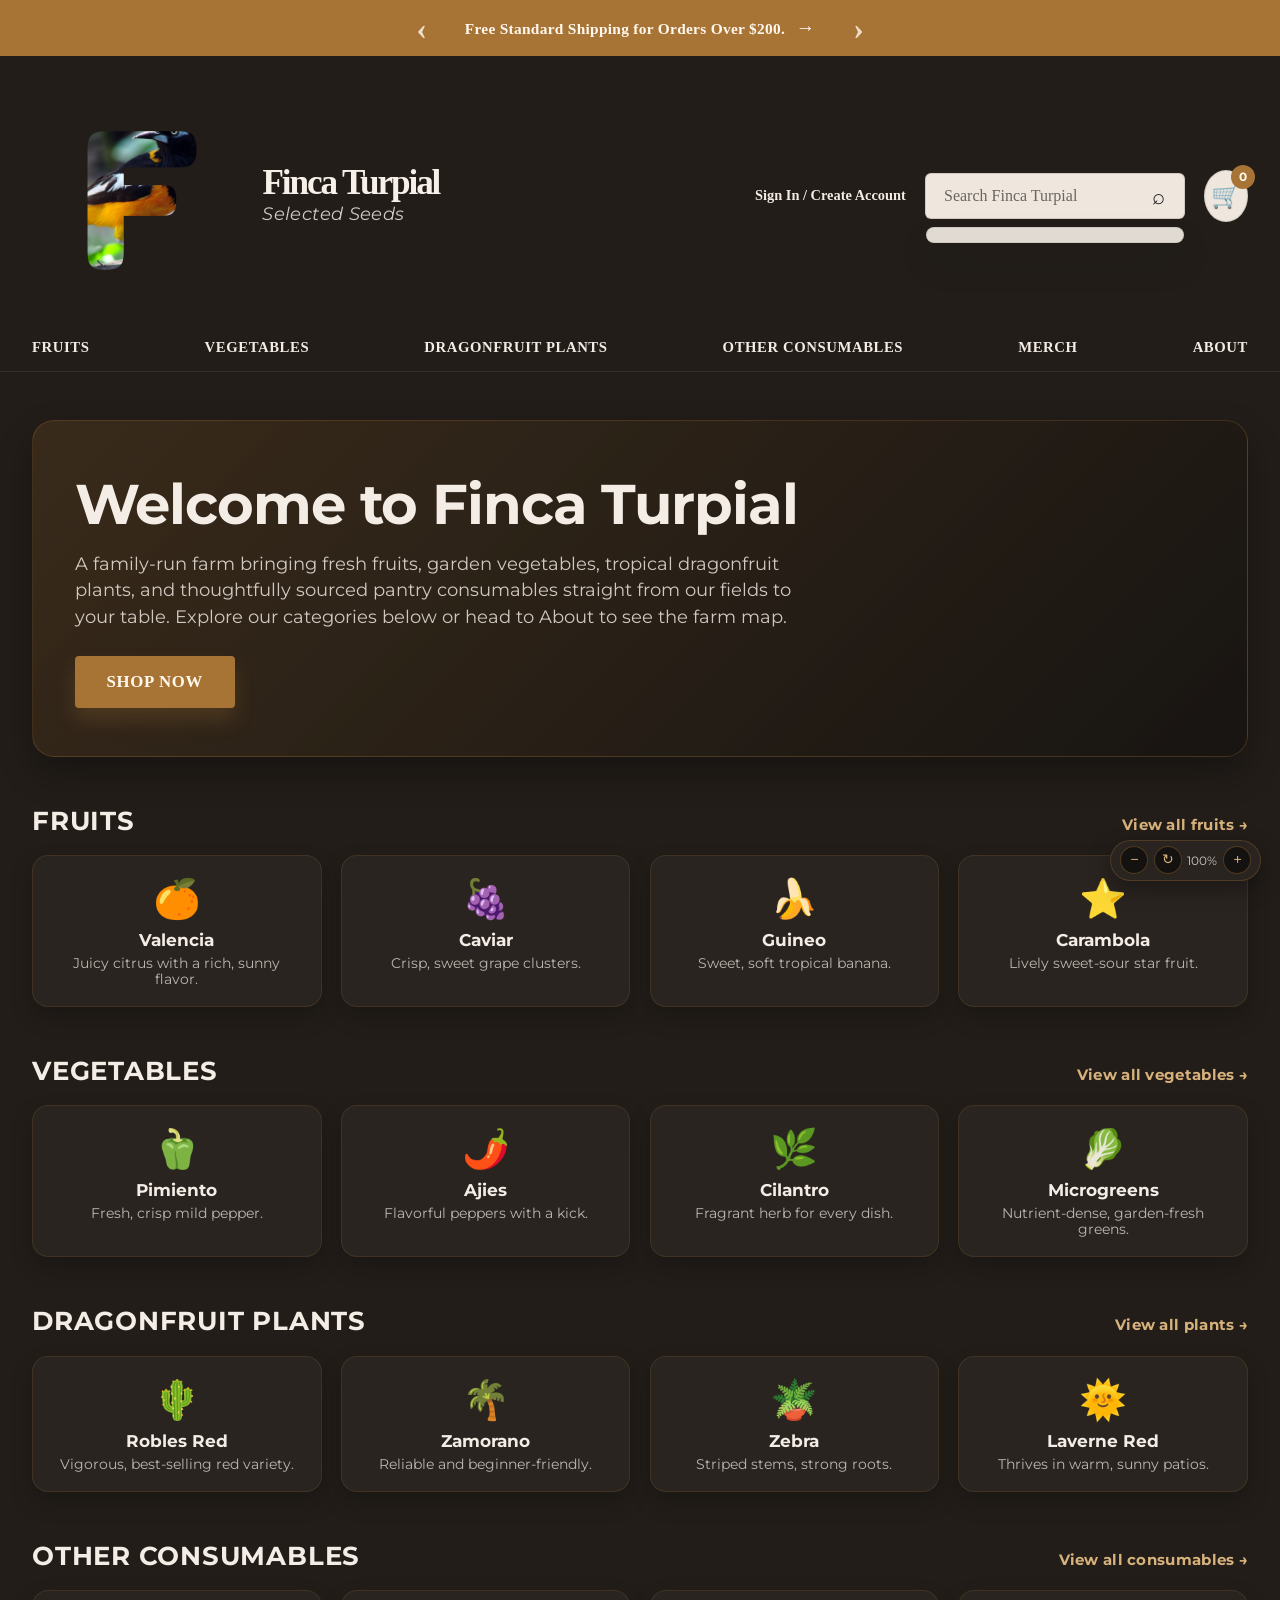
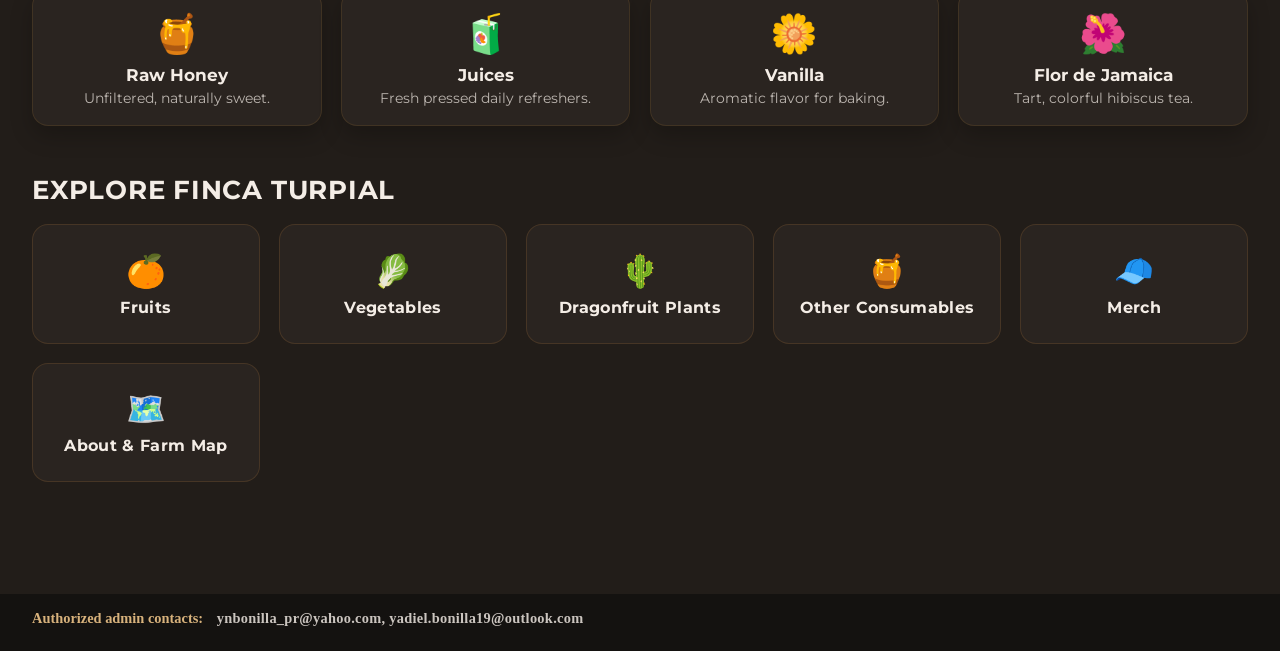
<file: index.html>
<!DOCTYPE html>
<html lang="en">
  <head>
    <meta charset="UTF-8" />
    <meta name="viewport" content="width=device-width, initial-scale=1.0" />
    <title>Finca Turpial</title>
    <link rel="preconnect" href="https://fonts.googleapis.com" />
    <link rel="preconnect" href="https://fonts.gstatic.com" crossorigin />
    <link href="https://fonts.googleapis.com/css2?family=Copperplate:wght@400;700&family=Baloo+2:wght@700;800&family=Fredoka:wght@600;700&family=Montserrat:wght@400;500;600;700;800;900&display=swap" rel="stylesheet" />
    <link rel="stylesheet" href="styles.css" />
  </head>
  <body data-page="index.html">
    <div class="promo-bar">
      <button class="promo-arrow" aria-label="Previous offer">&lsaquo;</button>
      <span>Free Standard Shipping for Orders Over $200. <span class="promo-link">→</span></span>
      <button class="promo-arrow" aria-label="Next offer">&rsaquo;</button>
    </div>

    <header class="site-header">
      <div class="top-row">
        <div class="brand-wrap" aria-label="Finca Turpial home page">
          <div class="brand-mark">
            <span class="brand-circle">F</span>
          </div>
          <div class="brand-text">
            <h1>Finca Turpial</h1>
            <span>Selected Seeds</span>
          </div>
        </div>

        <div class="header-tools">
          <a href="#" class="account-link">Sign In / Create Account</a>

          <div class="search-wrap">
            <input type="text" aria-label="Search Finca Turpial" placeholder="Search Finca Turpial" />
            <button aria-label="Search">⌕</button>
          </div>

          <button class="cart-button" aria-label="Shopping cart">
            <span class="cart-icon">🛒</span>
            <span class="cart-count">0</span>
          </button>
        </div>
      </div>

      <nav class="main-nav" aria-label="Main navigation">
        <a href="fruits.html">FRUITS</a>
        <a href="vegetables.html">VEGETABLES</a>
        <a href="dragonfruit-plants.html">DRAGONFRUIT PLANTS</a>
        <a href="other-consumables.html">OTHER CONSUMABLES</a>
        <a href="merch.html">MERCH</a>
        <a href="about.html">ABOUT</a>
      </nav>
    </header>

    <main class="dashboard-page">
      <div class="dashboard-shell">
        <section class="dashboard-hero">
          <h2>Welcome to Finca Turpial</h2>
          <p>
            A family-run farm bringing fresh fruits, garden vegetables, tropical dragonfruit plants, and
            thoughtfully sourced pantry consumables straight from our fields to your table. Explore our
            categories below or head to About to see the farm map.
          </p>
          <button class="shop-button">SHOP NOW</button>
        </section>

        <section class="dashboard-section" aria-labelledby="featured-fruits">
          <div class="dashboard-section-head">
            <h3 id="featured-fruits">Fruits</h3>
            <a class="view-all-link" href="fruits.html">View all fruits &rarr;</a>
          </div>
          <div class="preview-grid">
            <article class="preview-card">
              <div class="preview-emoji">🍊</div>
              <h4>Valencia</h4>
              <p>Juicy citrus with a rich, sunny flavor.</p>
            </article>
            <article class="preview-card">
              <div class="preview-emoji">🍇</div>
              <h4>Caviar</h4>
              <p>Crisp, sweet grape clusters.</p>
            </article>
            <article class="preview-card">
              <div class="preview-emoji">🍌</div>
              <h4>Guineo</h4>
              <p>Sweet, soft tropical banana.</p>
            </article>
            <article class="preview-card">
              <div class="preview-emoji">⭐</div>
              <h4>Carambola</h4>
              <p>Lively sweet-sour star fruit.</p>
            </article>
          </div>
        </section>

        <section class="dashboard-section" aria-labelledby="featured-vegetables">
          <div class="dashboard-section-head">
            <h3 id="featured-vegetables">Vegetables</h3>
            <a class="view-all-link" href="vegetables.html">View all vegetables &rarr;</a>
          </div>
          <div class="preview-grid">
            <article class="preview-card">
              <div class="preview-emoji">🫑</div>
              <h4>Pimiento</h4>
              <p>Fresh, crisp mild pepper.</p>
            </article>
            <article class="preview-card">
              <div class="preview-emoji">🌶️</div>
              <h4>Ajies</h4>
              <p>Flavorful peppers with a kick.</p>
            </article>
            <article class="preview-card">
              <div class="preview-emoji">🌿</div>
              <h4>Cilantro</h4>
              <p>Fragrant herb for every dish.</p>
            </article>
            <article class="preview-card">
              <div class="preview-emoji">🥬</div>
              <h4>Microgreens</h4>
              <p>Nutrient-dense, garden-fresh greens.</p>
            </article>
          </div>
        </section>

        <section class="dashboard-section" aria-labelledby="featured-dragonfruit">
          <div class="dashboard-section-head">
            <h3 id="featured-dragonfruit">Dragonfruit Plants</h3>
            <a class="view-all-link" href="dragonfruit-plants.html">View all plants &rarr;</a>
          </div>
          <div class="preview-grid">
            <article class="preview-card">
              <div class="preview-emoji">🌵</div>
              <h4>Robles Red</h4>
              <p>Vigorous, best-selling red variety.</p>
            </article>
            <article class="preview-card">
              <div class="preview-emoji">🌴</div>
              <h4>Zamorano</h4>
              <p>Reliable and beginner-friendly.</p>
            </article>
            <article class="preview-card">
              <div class="preview-emoji">🪴</div>
              <h4>Zebra</h4>
              <p>Striped stems, strong roots.</p>
            </article>
            <article class="preview-card">
              <div class="preview-emoji">🌞</div>
              <h4>Laverne Red</h4>
              <p>Thrives in warm, sunny patios.</p>
            </article>
          </div>
        </section>

        <section class="dashboard-section" aria-labelledby="featured-other">
          <div class="dashboard-section-head">
            <h3 id="featured-other">Other Consumables</h3>
            <a class="view-all-link" href="other-consumables.html">View all consumables &rarr;</a>
          </div>
          <div class="preview-grid">
            <article class="preview-card">
              <div class="preview-emoji">🍯</div>
              <h4>Raw Honey</h4>
              <p>Unfiltered, naturally sweet.</p>
            </article>
            <article class="preview-card">
              <div class="preview-emoji">🧃</div>
              <h4>Juices</h4>
              <p>Fresh pressed daily refreshers.</p>
            </article>
            <article class="preview-card">
              <div class="preview-emoji">🌼</div>
              <h4>Vanilla</h4>
              <p>Aromatic flavor for baking.</p>
            </article>
            <article class="preview-card">
              <div class="preview-emoji">🌺</div>
              <h4>Flor de Jamaica</h4>
              <p>Tart, colorful hibiscus tea.</p>
            </article>
          </div>
        </section>

        <section class="dashboard-section" aria-labelledby="quick-nav">
          <div class="dashboard-section-head">
            <h3 id="quick-nav">Explore Finca Turpial</h3>
          </div>
          <div class="quick-nav-grid">
            <a class="quick-nav-card" href="fruits.html">
              <span class="quick-nav-emoji">🍊</span>
              Fruits
            </a>
            <a class="quick-nav-card" href="vegetables.html">
              <span class="quick-nav-emoji">🥬</span>
              Vegetables
            </a>
            <a class="quick-nav-card" href="dragonfruit-plants.html">
              <span class="quick-nav-emoji">🌵</span>
              Dragonfruit Plants
            </a>
            <a class="quick-nav-card" href="other-consumables.html">
              <span class="quick-nav-emoji">🍯</span>
              Other Consumables
            </a>
            <a class="quick-nav-card" href="merch.html">
              <span class="quick-nav-emoji">🧢</span>
              Merch
            </a>
            <a class="quick-nav-card" href="about.html">
              <span class="quick-nav-emoji">🗺️</span>
              About &amp; Farm Map
            </a>
          </div>
        </section>
      </div>
    </main>

    <div class="admin-note">
      <strong>Authorized admin contacts:</strong>
      <span id="admin-list"></span>
    </div>

    <script src="script.js"></script>
  </body>
</html>
</file>
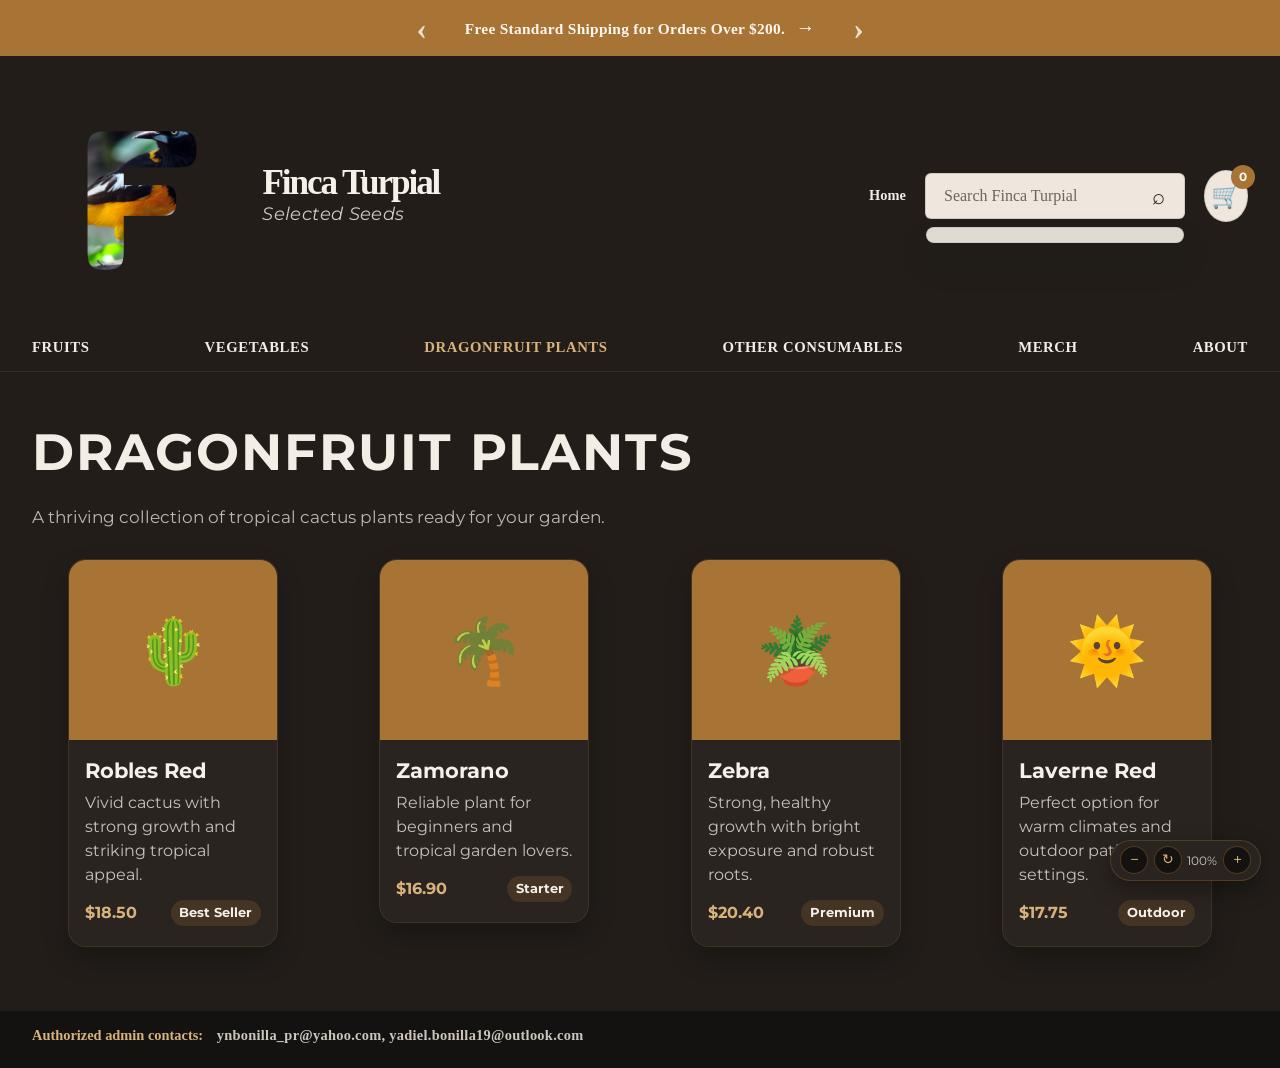
<file: dragonfruit-plants.html>
<!DOCTYPE html>
<html lang="en">
  <head>
    <meta charset="UTF-8" />
    <meta name="viewport" content="width=device-width, initial-scale=1.0" />
    <title>Dragonfruit Plants | Finca Turpial</title>
    <link rel="preconnect" href="https://fonts.googleapis.com" />
    <link rel="preconnect" href="https://fonts.gstatic.com" crossorigin />
    <link href="https://fonts.googleapis.com/css2?family=Copperplate:wght@400;700&family=Baloo+2:wght@700;800&family=Fredoka:wght@600;700&family=Montserrat:wght@400;500;600;700;800;900&display=swap" rel="stylesheet" />
    <link rel="stylesheet" href="styles.css" />
  </head>
  <body data-page="dragonfruit-plants">
    <div class="promo-bar">
      <button class="promo-arrow" aria-label="Previous offer">&lsaquo;</button>
      <span>Free Standard Shipping for Orders Over $200. <span class="promo-link">→</span></span>
      <button class="promo-arrow" aria-label="Next offer">&rsaquo;</button>
    </div>

    <header class="site-header">
      <div class="top-row">
        <div class="brand-wrap" aria-label="Finca Turpial home page">
          <div class="brand-mark">
            <span class="brand-circle">F</span>
          </div>
          <div class="brand-text">
            <h1>Finca Turpial</h1>
            <span>Selected Seeds</span>
          </div>
        </div>

        <div class="header-tools">
          <a href="index.html" class="account-link">Home</a>
          <div class="search-wrap">
            <input type="text" aria-label="Search Finca Turpial" placeholder="Search Finca Turpial" />
            <button aria-label="Search">⌕</button>
          </div>
          <button class="cart-button" aria-label="Shopping cart">
            <span class="cart-icon">🛒</span>
            <span class="cart-count">0</span>
          </button>
        </div>
      </div>

      <nav class="main-nav" aria-label="Main navigation">
        <a href="fruits.html">FRUITS</a>
        <a href="vegetables.html">VEGETABLES</a>
        <a href="dragonfruit-plants.html" class="active">DRAGONFRUIT PLANTS</a>
        <a href="other-consumables.html">OTHER CONSUMABLES</a>
        <a href="merch.html">MERCH</a>
        <a href="about.html">ABOUT</a>
      </nav>
    </header>

    <main class="catalog-page">
      <div class="category-shell">
        <h2 class="page-heading">Dragonfruit Plants</h2>
        <p class="page-subtitle">A thriving collection of tropical cactus plants ready for your garden.</p>

        <div class="product-grid">
          <article class="product-card" data-tooltip="Red-fleshed dragonfruit variety with vigorous growth and sweet, vibrant harvests.">
            <div class="product-image">🌵</div>
            <div class="product-body">
              <h3>Robles Red</h3>
              <p>Vivid cactus with strong growth and striking tropical appeal.</p>
              <div class="product-price"><span>$18.50</span><span>Best Seller</span></div>
            </div>
          </article>

          <article class="product-card" data-tooltip="Hardy dragonfruit plant valued for reliable production and beginner-friendly care.">
            <div class="product-image">🌴</div>
            <div class="product-body">
              <h3>Zamorano</h3>
              <p>Reliable plant for beginners and tropical garden lovers.</p>
              <div class="product-price"><span>$16.90</span><span>Starter</span></div>
            </div>
          </article>

          <article class="product-card" data-tooltip="Striped dragonfruit cultivar known for strong roots and an eye-catching stem pattern.">
            <div class="product-image">🪴</div>
            <div class="product-body">
              <h3>Zebra</h3>
              <p>Strong, healthy growth with bright exposure and robust roots.</p>
              <div class="product-price"><span>$20.40</span><span>Premium</span></div>
            </div>
          </article>

          <article class="product-card" data-tooltip="Sun-loving dragonfruit selection that thrives in warm patios and productive trellises.">
            <div class="product-image">🌞</div>
            <div class="product-body">
              <h3>Laverne Red</h3>
              <p>Perfect option for warm climates and outdoor patio settings.</p>
              <div class="product-price"><span>$17.75</span><span>Outdoor</span></div>
            </div>
          </article>
        </div>
      </div>
    </main>

    <div class="admin-note">
      <strong>Authorized admin contacts:</strong>
      <span id="admin-list"></span>
    </div>

    <script src="script.js"></script>
  </body>
</html>
</file>
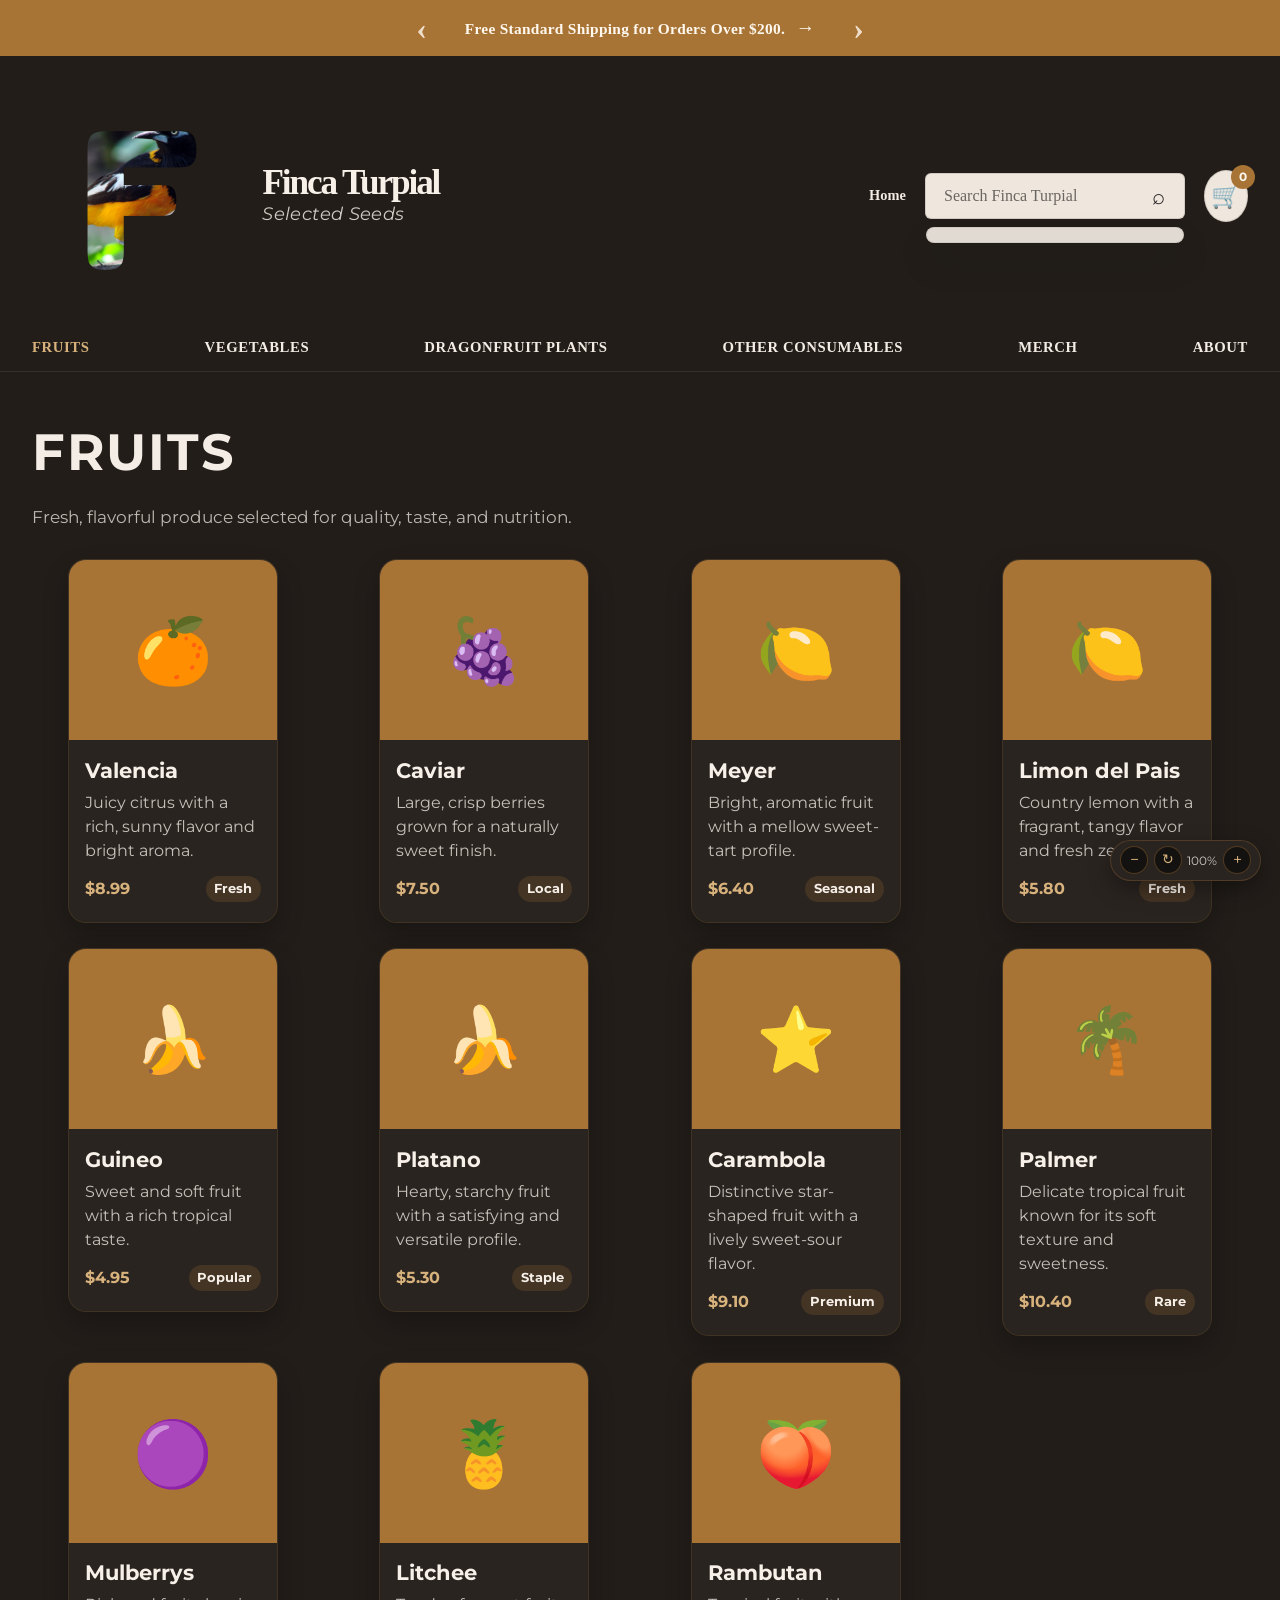
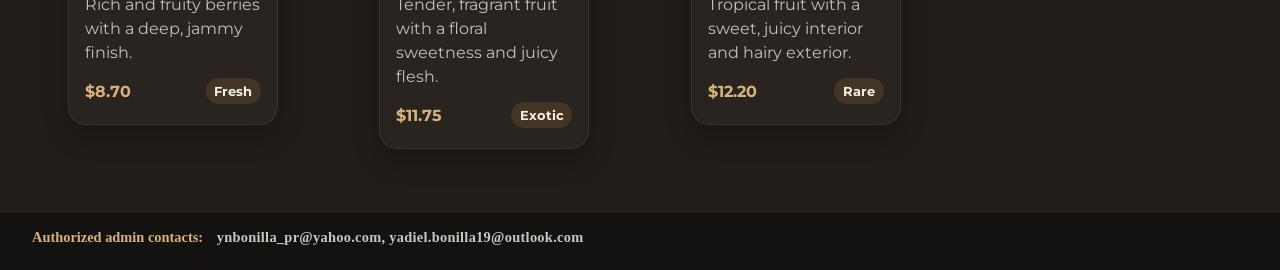
<file: fruits.html>
<!DOCTYPE html>
<html lang="en">
  <head>
    <meta charset="UTF-8" />
    <meta name="viewport" content="width=device-width, initial-scale=1.0" />
    <title>Fruits | Finca Turpial</title>
    <link rel="preconnect" href="https://fonts.googleapis.com" />
    <link rel="preconnect" href="https://fonts.gstatic.com" crossorigin />
    <link href="https://fonts.googleapis.com/css2?family=Copperplate:wght@400;700&family=Baloo+2:wght@700;800&family=Fredoka:wght@600;700&family=Montserrat:wght@400;500;600;700;800;900&display=swap" rel="stylesheet" />
    <link rel="stylesheet" href="styles.css" />
  </head>
  <body data-page="fruits">
    <div class="promo-bar">
      <button class="promo-arrow" aria-label="Previous offer">&lsaquo;</button>
      <span>Free Standard Shipping for Orders Over $200. <span class="promo-link">→</span></span>
      <button class="promo-arrow" aria-label="Next offer">&rsaquo;</button>
    </div>

    <header class="site-header">
      <div class="top-row">
        <div class="brand-wrap" aria-label="Finca Turpial home page">
          <div class="brand-mark">
            <span class="brand-circle">F</span>
          </div>
          <div class="brand-text">
            <h1>Finca Turpial</h1>
            <span>Selected Seeds</span>
          </div>
        </div>

        <div class="header-tools">
          <a href="index.html" class="account-link">Home</a>
          <div class="search-wrap">
            <input type="text" aria-label="Search Finca Turpial" placeholder="Search Finca Turpial" />
            <button aria-label="Search">⌕</button>
          </div>
          <button class="cart-button" aria-label="Shopping cart">
            <span class="cart-icon">🛒</span>
            <span class="cart-count">0</span>
          </button>
        </div>
      </div>

      <nav class="main-nav" aria-label="Main navigation">
        <a href="fruits.html" class="active">FRUITS</a>
        <a href="vegetables.html">VEGETABLES</a>
        <a href="dragonfruit-plants.html">DRAGONFRUIT PLANTS</a>
        <a href="other-consumables.html">OTHER CONSUMABLES</a>
        <a href="merch.html">MERCH</a>
        <a href="about.html">ABOUT</a>
      </nav>
    </header>

    <main class="catalog-page">
      <div class="category-shell">
        <h2 class="page-heading">Fruits</h2>
        <p class="page-subtitle">Fresh, flavorful produce selected for quality, taste, and nutrition.</p>

        <div class="product-grid">
          <article class="product-card" data-tooltip="Classic orange with abundant juice, balanced sweetness, and bright citrus zest.">
            <div class="product-image">🍊</div>
            <div class="product-body">
              <h3>Valencia</h3>
              <p>Juicy citrus with a rich, sunny flavor and bright aroma.</p>
              <div class="product-price"><span>$8.99</span><span>Fresh</span></div>
            </div>
          </article>

          <article class="product-card" data-tooltip="Crisp grape clusters with firm skins, sweet flavor, and snack-friendly texture.">
            <div class="product-image">🍇</div>
            <div class="product-body">
              <h3>Caviar</h3>
              <p>Large, crisp berries grown for a naturally sweet finish.</p>
              <div class="product-price"><span>$7.50</span><span>Local</span></div>
            </div>
          </article>

          <article class="product-card" data-tooltip="Thin-skinned lemon with floral aroma, lower acidity, and excellent juice for dressings.">
            <div class="product-image">🍋</div>
            <div class="product-body">
              <h3>Meyer</h3>
              <p>Bright, aromatic fruit with a mellow sweet-tart profile.</p>
              <div class="product-price"><span>$6.40</span><span>Seasonal</span></div>
            </div>
          </article>

          <article class="product-card" data-tooltip="Rustic local lemon prized for bold acidity, fragrant peel, and everyday cooking.">
            <div class="product-image">🍋</div>
            <div class="product-body">
              <h3>Limon del Pais</h3>
              <p>Country lemon with a fragrant, tangy flavor and fresh zest.</p>
              <div class="product-price"><span>$5.80</span><span>Fresh</span></div>
            </div>
          </article>

          <article class="product-card" data-tooltip="Small sweet banana ideal for smoothies, lunchboxes, and quick energy.">
            <div class="product-image">🍌</div>
            <div class="product-body">
              <h3>Guineo</h3>
              <p>Sweet and soft fruit with a rich tropical taste.</p>
              <div class="product-price"><span>$4.95</span><span>Popular</span></div>
            </div>
          </article>

          <article class="product-card" data-tooltip="Cooking plantain that is best fried, boiled, or baked while still firm.">
            <div class="product-image">🍌</div>
            <div class="product-body">
              <h3>Platano</h3>
              <p>Hearty, starchy fruit with a satisfying and versatile profile.</p>
              <div class="product-price"><span>$5.30</span><span>Staple</span></div>
            </div>
          </article>

          <article class="product-card" data-tooltip="Star fruit with crisp flesh and a refreshing sweet-tart bite for salads or juices.">
            <div class="product-image">⭐</div>
            <div class="product-body">
              <h3>Carambola</h3>
              <p>Distinctive star-shaped fruit with a lively sweet-sour flavor.</p>
              <div class="product-price"><span>$9.10</span><span>Premium</span></div>
            </div>
          </article>

          <article class="product-card" data-tooltip="Large Palmer mango with smooth flesh, mild fiber, and rich tropical sweetness.">
            <div class="product-image">🌴</div>
            <div class="product-body">
              <h3>Palmer</h3>
              <p>Delicate tropical fruit known for its soft texture and sweetness.</p>
              <div class="product-price"><span>$10.40</span><span>Rare</span></div>
            </div>
          </article>

          <article class="product-card" data-tooltip="Tender mulberries with deep berry flavor, great fresh or cooked into jam.">
            <div class="product-image">🟣</div>
            <div class="product-body">
              <h3>Mulberrys</h3>
              <p>Rich and fruity berries with a deep, jammy finish.</p>
              <div class="product-price"><span>$8.70</span><span>Fresh</span></div>
            </div>
          </article>

          <article class="product-card" data-tooltip="Fragrant lychee with juicy translucent flesh and delicate floral sweetness.">
            <div class="product-image">🍍</div>
            <div class="product-body">
              <h3>Litchee</h3>
              <p>Tender, fragrant fruit with a floral sweetness and juicy flesh.</p>
              <div class="product-price"><span>$11.75</span><span>Exotic</span></div>
            </div>
          </article>

          <article class="product-card" data-tooltip="Sweet rambutan with an easy-peel shell and grape-like flesh served chilled.">
            <div class="product-image">🍑</div>
            <div class="product-body">
              <h3>Rambutan</h3>
              <p>Tropical fruit with a sweet, juicy interior and hairy exterior.</p>
              <div class="product-price"><span>$12.20</span><span>Rare</span></div>
            </div>
          </article>
        </div>
      </div>
    </main>

    <div class="admin-note">
      <strong>Authorized admin contacts:</strong>
      <span id="admin-list"></span>
    </div>

    <script src="script.js"></script>
  </body>
</html>
</file>
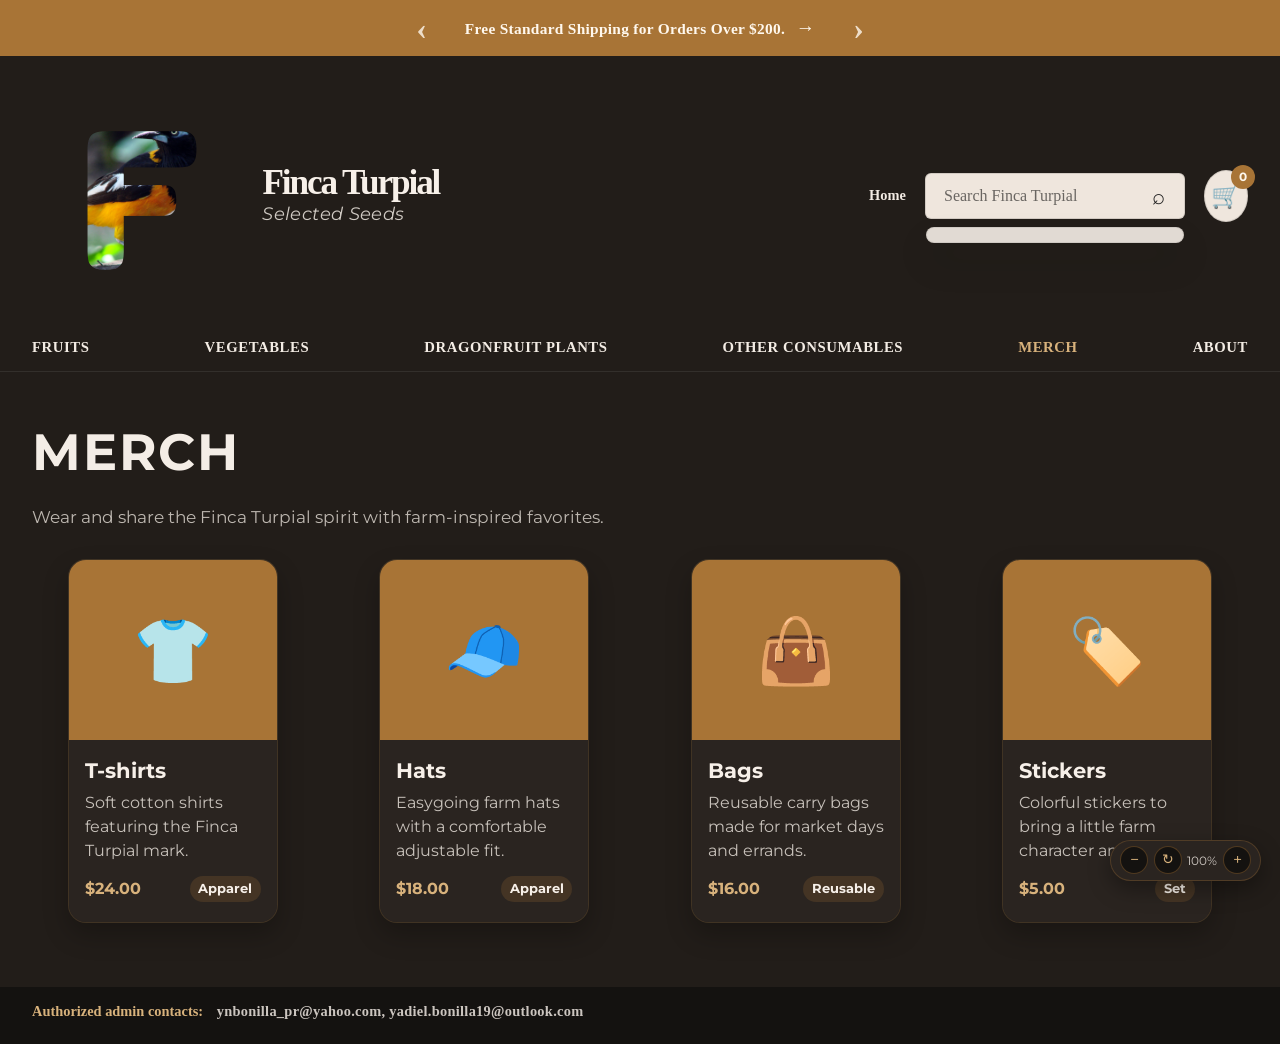
<file: merch.html>
<!DOCTYPE html>
<html lang="en">
  <head>
    <meta charset="UTF-8" />
    <meta name="viewport" content="width=device-width, initial-scale=1.0" />
    <title>Merch | Finca Turpial</title>
    <link rel="preconnect" href="https://fonts.googleapis.com" />
    <link rel="preconnect" href="https://fonts.gstatic.com" crossorigin />
    <link href="https://fonts.googleapis.com/css2?family=Copperplate:wght@400;700&family=Baloo+2:wght@700;800&family=Fredoka:wght@600;700&family=Montserrat:wght@400;500;600;700;800;900&display=swap" rel="stylesheet" />
    <link rel="stylesheet" href="styles.css" />
  </head>
  <body data-page="merch">
    <div class="promo-bar">
      <button class="promo-arrow" aria-label="Previous offer">&lsaquo;</button>
      <span>Free Standard Shipping for Orders Over $200. <span class="promo-link">→</span></span>
      <button class="promo-arrow" aria-label="Next offer">&rsaquo;</button>
    </div>

    <header class="site-header">
      <div class="top-row">
        <div class="brand-wrap" aria-label="Finca Turpial home page">
          <div class="brand-mark"><span class="brand-circle">F</span></div>
          <div class="brand-text">
            <h1>Finca Turpial</h1>
            <span>Selected Seeds</span>
          </div>
        </div>
        <div class="header-tools">
          <a href="index.html" class="account-link">Home</a>
          <div class="search-wrap">
            <input type="text" aria-label="Search Finca Turpial" placeholder="Search Finca Turpial" />
            <button aria-label="Search">⌕</button>
          </div>
          <button class="cart-button" aria-label="Shopping cart">
            <span class="cart-icon">🛒</span>
            <span class="cart-count">0</span>
          </button>
        </div>
      </div>
      <nav class="main-nav" aria-label="Main navigation">
        <a href="fruits.html">FRUITS</a>
        <a href="vegetables.html">VEGETABLES</a>
        <a href="dragonfruit-plants.html">DRAGONFRUIT PLANTS</a>
        <a href="other-consumables.html">OTHER CONSUMABLES</a>
        <a href="merch.html" class="active">MERCH</a>
        <a href="about.html">ABOUT</a>
      </nav>
    </header>

    <main class="catalog-page">
      <div class="category-shell">
        <h2 class="page-heading">Merch</h2>
        <p class="page-subtitle">Wear and share the Finca Turpial spirit with farm-inspired favorites.</p>
        <div class="product-grid">
          <article class="product-card" data-tooltip="Comfortable Finca Turpial T-shirt for everyday wear.">
            <div class="product-image">👕</div>
            <div class="product-body">
              <h3>T-shirts</h3>
              <p>Soft cotton shirts featuring the Finca Turpial mark.</p>
              <div class="product-price"><span>$24.00</span><span>Apparel</span></div>
            </div>
          </article>
          <article class="product-card" data-tooltip="A lightweight cap for sunny days at the farm or on the go.">
            <div class="product-image">🧢</div>
            <div class="product-body">
              <h3>Hats</h3>
              <p>Easygoing farm hats with a comfortable adjustable fit.</p>
              <div class="product-price"><span>$18.00</span><span>Apparel</span></div>
            </div>
          </article>
          <article class="product-card" data-tooltip="Reusable bag for market trips, produce, and everyday essentials.">
            <div class="product-image">👜</div>
            <div class="product-body">
              <h3>Bags</h3>
              <p>Reusable carry bags made for market days and errands.</p>
              <div class="product-price"><span>$16.00</span><span>Reusable</span></div>
            </div>
          </article>
          <article class="product-card" data-tooltip="Bright Finca Turpial stickers for bottles, notebooks, and gear.">
            <div class="product-image">🏷️</div>
            <div class="product-body">
              <h3>Stickers</h3>
              <p>Colorful stickers to bring a little farm character anywhere.</p>
              <div class="product-price"><span>$5.00</span><span>Set</span></div>
            </div>
          </article>
        </div>
      </div>
    </main>

    <div class="admin-note">
      <strong>Authorized admin contacts:</strong>
      <span id="admin-list"></span>
    </div>
    <script src="script.js"></script>
  </body>
</html>
</file>
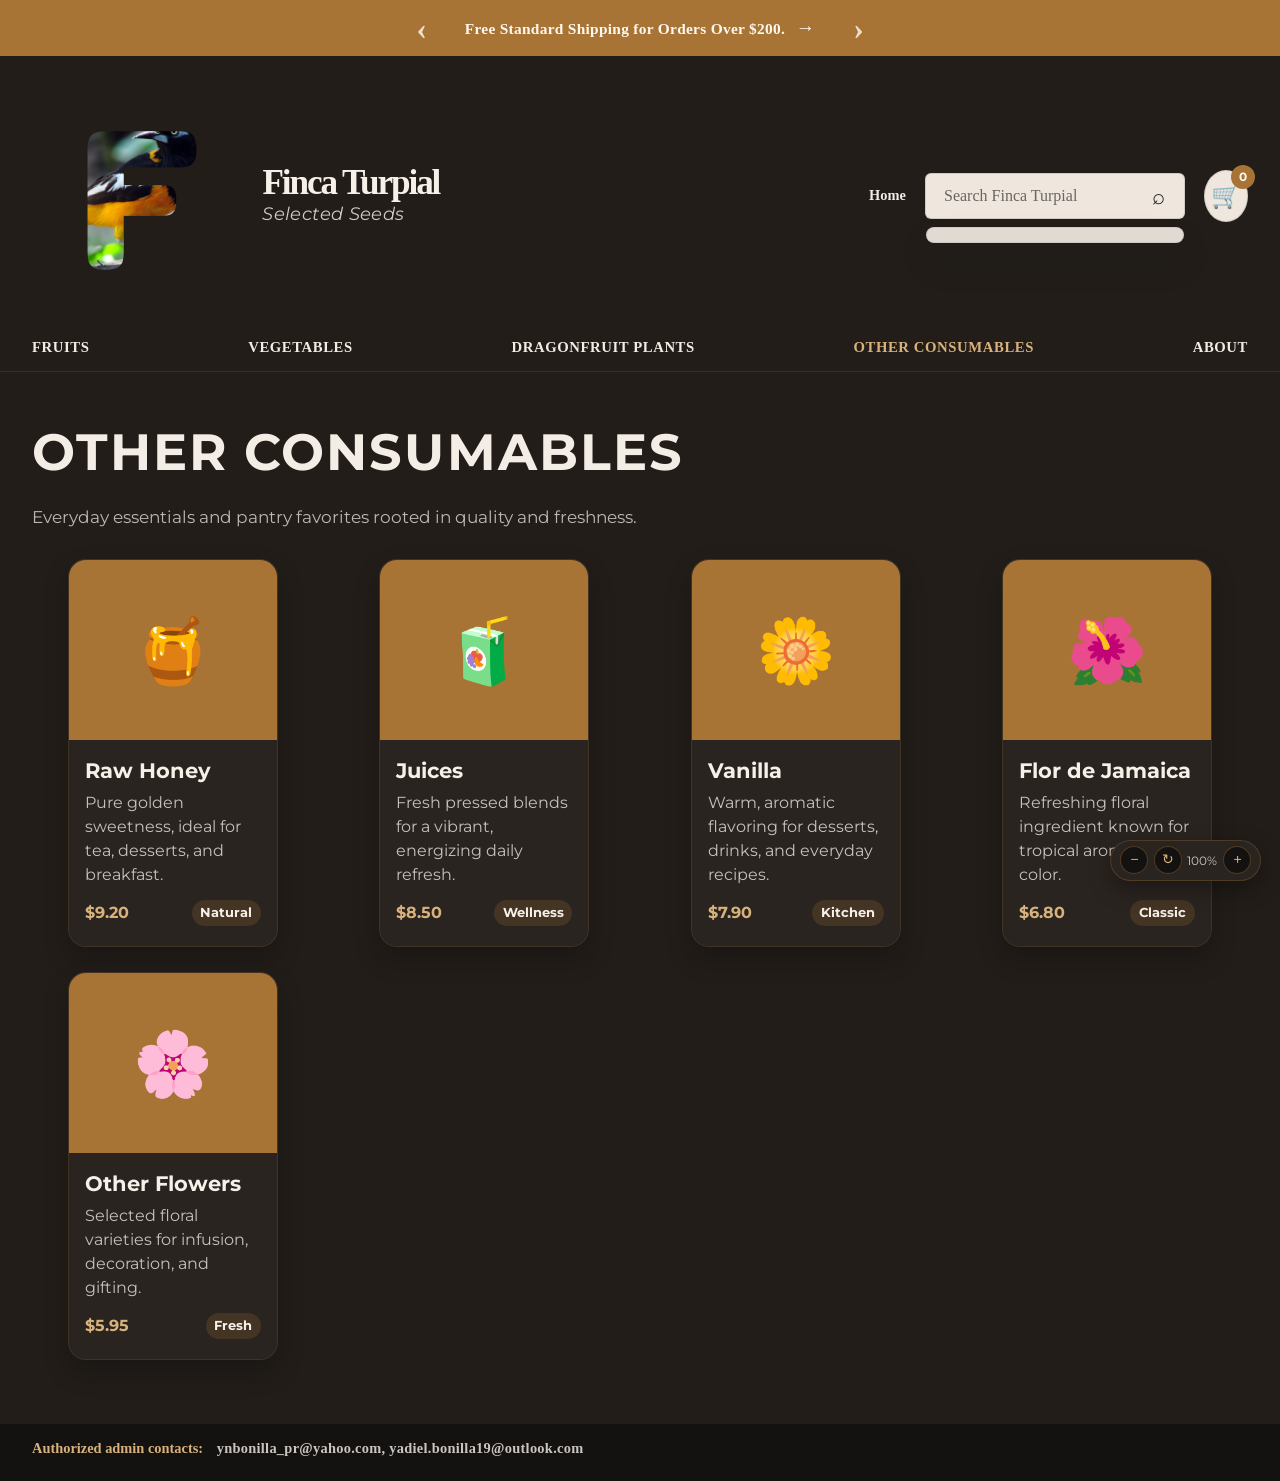
<file: other-consumables.html>
<!DOCTYPE html>
<html lang="en">
  <head>
    <meta charset="UTF-8" />
    <meta name="viewport" content="width=device-width, initial-scale=1.0" />
    <title>Other Consumables | Finca Turpial</title>
    <link rel="preconnect" href="https://fonts.googleapis.com" />
    <link rel="preconnect" href="https://fonts.gstatic.com" crossorigin />
    <link href="https://fonts.googleapis.com/css2?family=Copperplate:wght@400;700&family=Baloo+2:wght@700;800&family=Fredoka:wght@600;700&family=Montserrat:wght@400;500;600;700;800;900&display=swap" rel="stylesheet" />
    <link rel="stylesheet" href="styles.css" />
  </head>
  <body data-page="other-consumables">
    <div class="promo-bar">
      <button class="promo-arrow" aria-label="Previous offer">&lsaquo;</button>
      <span>Free Standard Shipping for Orders Over $200. <span class="promo-link">→</span></span>
      <button class="promo-arrow" aria-label="Next offer">&rsaquo;</button>
    </div>

    <header class="site-header">
      <div class="top-row">
        <div class="brand-wrap" aria-label="Finca Turpial home page">
          <div class="brand-mark">
            <span class="brand-circle">F</span>
          </div>
          <div class="brand-text">
            <h1>Finca Turpial</h1>
            <span>Selected Seeds</span>
          </div>
        </div>

        <div class="header-tools">
          <a href="index.html" class="account-link">Home</a>
          <div class="search-wrap">
            <input type="text" aria-label="Search Finca Turpial" placeholder="Search Finca Turpial" />
            <button aria-label="Search">⌕</button>
          </div>
          <button class="cart-button" aria-label="Shopping cart">
            <span class="cart-icon">🛒</span>
            <span class="cart-count">0</span>
          </button>
        </div>
      </div>

      <nav class="main-nav" aria-label="Main navigation">
        <a href="fruits.html">FRUITS</a>
        <a href="vegetables.html">VEGETABLES</a>
        <a href="dragonfruit-plants.html">DRAGONFRUIT PLANTS</a>
        <a href="other-consumables.html" class="active">OTHER CONSUMABLES</a>
        <a href="about.html">ABOUT</a>
      </nav>
    </header>

    <main class="catalog-page">
      <div class="category-shell">
        <h2 class="page-heading">Other Consumables</h2>
        <p class="page-subtitle">Everyday essentials and pantry favorites rooted in quality and freshness.</p>

        <div class="product-grid">
          <article class="product-card" data-tooltip="Unfiltered honey with floral notes, natural sweetness, and pantry versatility.">
            <div class="product-image">🍯</div>
            <div class="product-body">
              <h3>Raw Honey</h3>
              <p>Pure golden sweetness, ideal for tea, desserts, and breakfast.</p>
              <div class="product-price"><span>$9.20</span><span>Natural</span></div>
            </div>
          </article>

          <article class="product-card" data-tooltip="Fresh blended juices made for cooling refreshment and easy daily hydration.">
            <div class="product-image">🧃</div>
            <div class="product-body">
              <h3>Juices</h3>
              <p>Fresh pressed blends for a vibrant, energizing daily refresh.</p>
              <div class="product-price"><span>$8.50</span><span>Wellness</span></div>
            </div>
          </article>

          <article class="product-card" data-tooltip="Aromatic vanilla ideal for baking, custards, hot drinks, and homemade desserts.">
            <div class="product-image">🌼</div>
            <div class="product-body">
              <h3>Vanilla</h3>
              <p>Warm, aromatic flavoring for desserts, drinks, and everyday recipes.</p>
              <div class="product-price"><span>$7.90</span><span>Kitchen</span></div>
            </div>
          </article>

          <article class="product-card" data-tooltip="Dried hibiscus flowers for tart tea, deep color, and refreshing cold drinks.">
            <div class="product-image">🌺</div>
            <div class="product-body">
              <h3>Flor de Jamaica</h3>
              <p>Refreshing floral ingredient known for tropical aroma and color.</p>
              <div class="product-price"><span>$6.80</span><span>Classic</span></div>
            </div>
          </article>

          <article class="product-card" data-tooltip="Seasonal edible or decorative flowers suited for infusions, garnish, or gifting.">
            <div class="product-image">🌸</div>
            <div class="product-body">
              <h3>Other Flowers</h3>
              <p>Selected floral varieties for infusion, decoration, and gifting.</p>
              <div class="product-price"><span>$5.95</span><span>Fresh</span></div>
            </div>
          </article>
        </div>
      </div>
    </main>

    <div class="admin-note">
      <strong>Authorized admin contacts:</strong>
      <span id="admin-list"></span>
    </div>

    <script src="script.js"></script>
  </body>
</html>
</file>
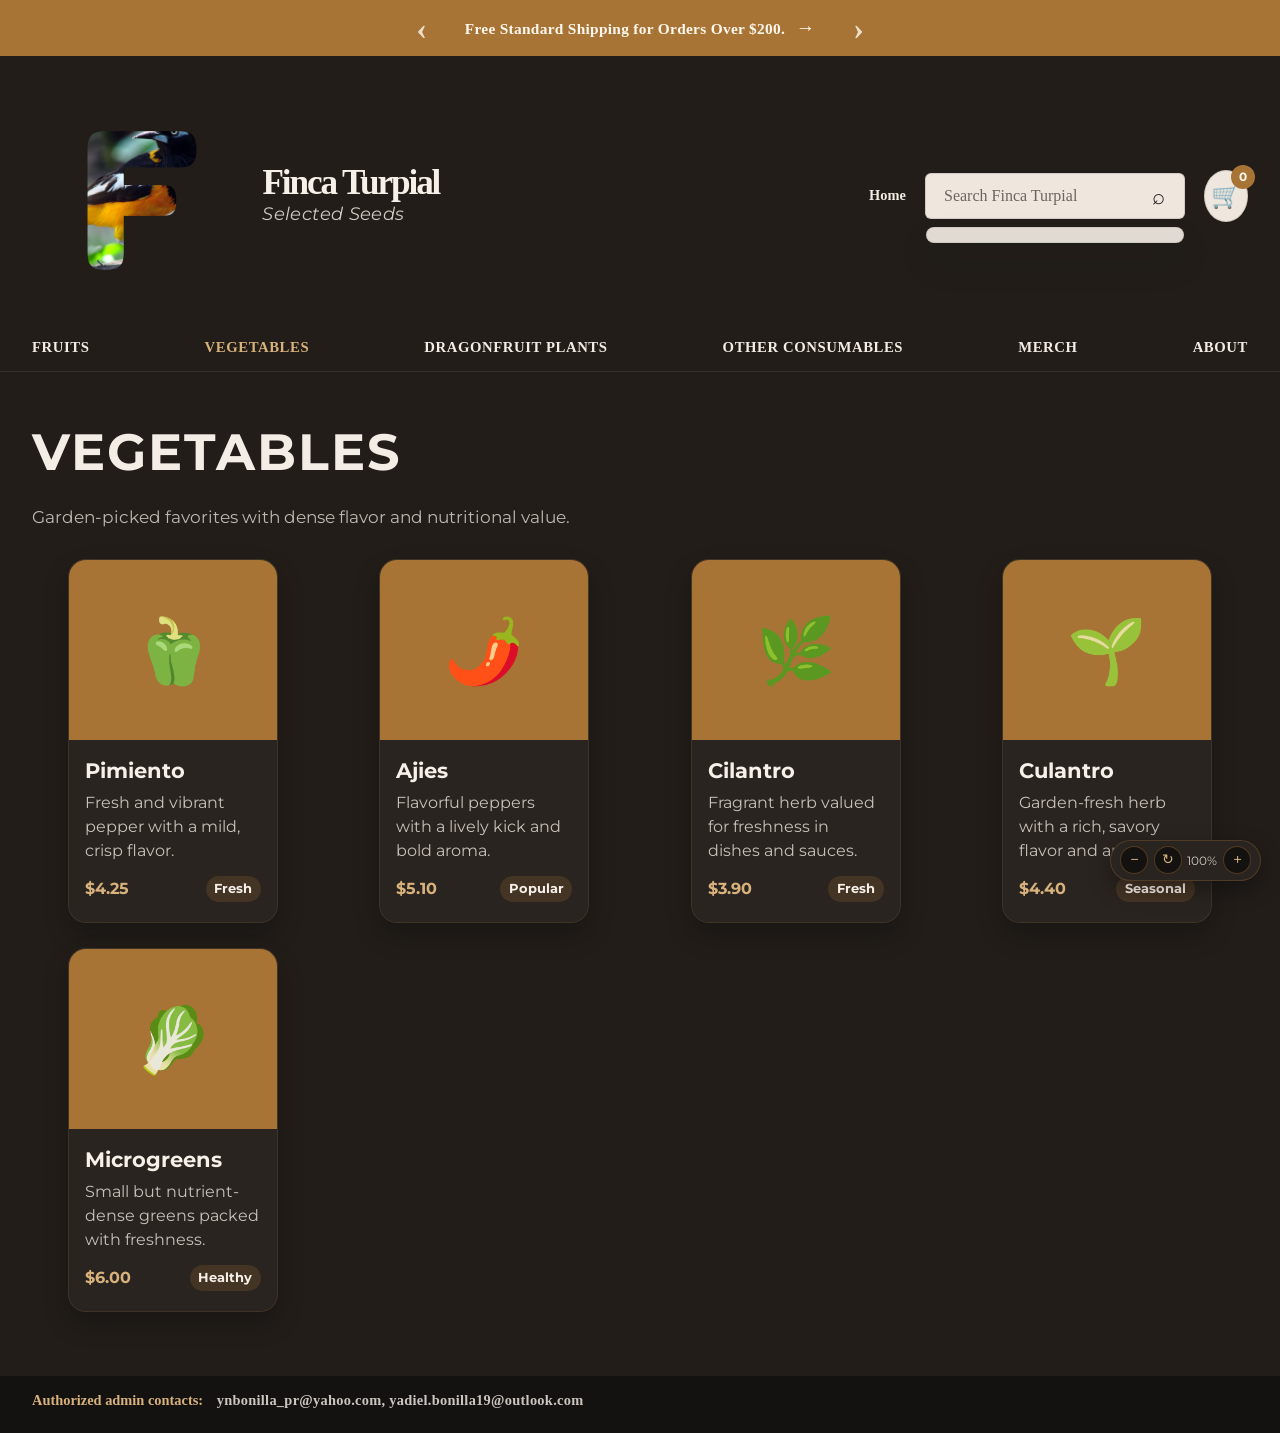
<file: vegetables.html>
<!DOCTYPE html>
<html lang="en">
  <head>
    <meta charset="UTF-8" />
    <meta name="viewport" content="width=device-width, initial-scale=1.0" />
    <title>Vegetables | Finca Turpial</title>
    <link rel="preconnect" href="https://fonts.googleapis.com" />
    <link rel="preconnect" href="https://fonts.gstatic.com" crossorigin />
    <link href="https://fonts.googleapis.com/css2?family=Copperplate:wght@400;700&family=Baloo+2:wght@700;800&family=Fredoka:wght@600;700&family=Montserrat:wght@400;500;600;700;800;900&display=swap" rel="stylesheet" />
    <link rel="stylesheet" href="styles.css" />
  </head>
  <body data-page="vegetables">
    <div class="promo-bar">
      <button class="promo-arrow" aria-label="Previous offer">&lsaquo;</button>
      <span>Free Standard Shipping for Orders Over $200. <span class="promo-link">→</span></span>
      <button class="promo-arrow" aria-label="Next offer">&rsaquo;</button>
    </div>

    <header class="site-header">
      <div class="top-row">
        <div class="brand-wrap" aria-label="Finca Turpial home page">
          <div class="brand-mark">
            <span class="brand-circle">F</span>
          </div>
          <div class="brand-text">
            <h1>Finca Turpial</h1>
            <span>Selected Seeds</span>
          </div>
        </div>

        <div class="header-tools">
          <a href="index.html" class="account-link">Home</a>
          <div class="search-wrap">
            <input type="text" aria-label="Search Finca Turpial" placeholder="Search Finca Turpial" />
            <button aria-label="Search">⌕</button>
          </div>
          <button class="cart-button" aria-label="Shopping cart">
            <span class="cart-icon">🛒</span>
            <span class="cart-count">0</span>
          </button>
        </div>
      </div>

      <nav class="main-nav" aria-label="Main navigation">
        <a href="fruits.html">FRUITS</a>
        <a href="vegetables.html" class="active">VEGETABLES</a>
        <a href="dragonfruit-plants.html">DRAGONFRUIT PLANTS</a>
        <a href="other-consumables.html">OTHER CONSUMABLES</a>
        <a href="merch.html">MERCH</a>
        <a href="about.html">ABOUT</a>
      </nav>
    </header>

    <main class="catalog-page">
      <div class="category-shell">
        <h2 class="page-heading">Vegetables</h2>
        <p class="page-subtitle">Garden-picked favorites with dense flavor and nutritional value.</p>

        <div class="product-grid">
          <article class="product-card" data-tooltip="Mild pepper with crunchy flesh, ideal for saut&eacute;s, salads, and stuffing.">
            <div class="product-image">🫑</div>
            <div class="product-body">
              <h3>Pimiento</h3>
              <p>Fresh and vibrant pepper with a mild, crisp flavor.</p>
              <div class="product-price"><span>$4.25</span><span>Fresh</span></div>
            </div>
          </article>

          <article class="product-card" data-tooltip="Aromatic hot peppers that add gentle to bold heat depending on the variety.">
            <div class="product-image">🌶️</div>
            <div class="product-body">
              <h3>Ajies</h3>
              <p>Flavorful peppers with a lively kick and bold aroma.</p>
              <div class="product-price"><span>$5.10</span><span>Popular</span></div>
            </div>
          </article>

          <article class="product-card" data-tooltip="Tender leaves with bright citrusy notes for salsas, soups, and marinades.">
            <div class="product-image">🌿</div>
            <div class="product-body">
              <h3>Cilantro</h3>
              <p>Fragrant herb valued for freshness in dishes and sauces.</p>
              <div class="product-price"><span>$3.90</span><span>Fresh</span></div>
            </div>
          </article>

          <article class="product-card" data-tooltip="Long-leaf herb with deeper flavor than cilantro, popular in Caribbean cooking.">
            <div class="product-image">🌱</div>
            <div class="product-body">
              <h3>Culantro</h3>
              <p>Garden-fresh herb with a rich, savory flavor and aroma.</p>
              <div class="product-price"><span>$4.40</span><span>Seasonal</span></div>
            </div>
          </article>

          <article class="product-card" data-tooltip="Young greens harvested early for concentrated flavor, color, and nutrients.">
            <div class="product-image">🥬</div>
            <div class="product-body">
              <h3>Microgreens</h3>
              <p>Small but nutrient-dense greens packed with freshness.</p>
              <div class="product-price"><span>$6.00</span><span>Healthy</span></div>
            </div>
          </article>
        </div>
      </div>
    </main>

    <div class="admin-note">
      <strong>Authorized admin contacts:</strong>
      <span id="admin-list"></span>
    </div>

    <script src="script.js"></script>
  </body>
</html>
</file>
<file: styles.css>
:root {
  --accent: #a87436;
  --accent-deep: #8c5d22;
  --accent-soft: #d8b27c;
  --accent-contrast: #fff8ee;
  --accent-rgb: 168, 116, 54;
  --accent-deep-rgb: 140, 93, 34;
  --white: #ffffff;
  --surface: #221d19;
  --surface-soft: #efe6dd;
  --surface-card: #2a2420;
  --surface-strong: #141210;
  --ash: #302823;
  --text: #1f1f1f;
  --muted: #4f4842;
  --shadow: rgba(0, 0, 0, 0.3);
}

* {
  box-sizing: border-box;
}

html {
  scroll-behavior: smooth;
}

body {
  margin: 0;
  font-family: "Montserrat", Arial, sans-serif;
  background: var(--surface-strong);
  color: #f4ede6;
}

.brand-text h1,
.hero-card h2,
.main-nav a,
.shop-button,
.promo-bar,
.account-link,
.search-wrap input,
.admin-note strong,
.admin-note span {
  font-family: "Copperplate", "Copperplate Gothic", "Papyrus", serif;
}

button,
input {
  font: inherit;
}

.promo-bar {
  display: flex;
  align-items: center;
  justify-content: center;
  gap: 2rem;
  height: 56px;
  background: var(--accent);
  color: var(--accent-contrast);
  font-size: 0.96rem;
  font-weight: 600;
  letter-spacing: 0.02em;
  position: relative;
}

.promo-arrow {
  background: transparent;
  border: none;
  color: var(--accent-contrast);
  font-size: 2rem;
  line-height: 1;
  cursor: pointer;
  opacity: 0.8;
}

.promo-arrow:hover,
.promo-arrow:focus-visible {
  opacity: 1;
}

.promo-link {
  font-size: 1.2rem;
  margin-left: 0.4rem;
}

.site-header {
  background: var(--surface);
  padding: 1.3rem 2rem 0;
  box-shadow: inset 0 -1px 0 rgba(255, 255, 255, 0.08);
}

.top-row {
  display: flex;
  align-items: center;
  justify-content: space-between;
  gap: 1.5rem;
  max-width: 1440px;
  margin: 0 auto;
  padding: 0.7rem 0 1rem;
}

.brand-wrap {
  display: flex;
  align-items: center;
  gap: 0.9rem;
  min-width: 320px;
}

.brand-mark {
  width: 216px;
  height: 216px;
  display: grid;
  place-items: center;
}

.brand-circle {
  font-family: "Fredoka", "Baloo 2", "Playfair Display", sans-serif;
  font-size: 12.375rem;
  font-weight: 700;
  line-height: 1;
  color: var(--accent-contrast);
  transform: translateY(-1px);
  background-image: url("assets/logo-fill.jpg");
  background-size: 180%;
  background-position: 70% 45%;
  background-repeat: no-repeat;
  -webkit-background-clip: text;
  background-clip: text;
  -webkit-text-fill-color: transparent;
}

/* Fallback for browsers without background-clip: text support */
@supports not ((-webkit-background-clip: text) or (background-clip: text)) {
  .brand-circle {
    background-image: none;
    color: var(--accent-contrast);
  }
}

.brand-text {
  display: flex;
  flex-direction: column;
  align-items: flex-start;
}

.brand-text h1 {
  margin: 0;
  font-size: clamp(2.2rem, 2.6vw, 4rem);
  line-height: 0.9;
  letter-spacing: -0.06em;
  font-weight: 900;
  color: #f7f0e9;
  font-family: "Playfair Display", serif;
}

.brand-text span {
  font-size: 1.15rem;
  font-style: italic;
  color: rgba(247, 240, 233, 0.82);
  letter-spacing: 0.02em;
  margin-top: 0.2rem;
}

.header-tools {
  display: flex;
  align-items: center;
  gap: 1.2rem;
}

.account-link {
  color: #f3ece4;
  text-decoration: none;
  font-size: 0.9rem;
  font-weight: 600;
  white-space: nowrap;
}

.search-wrap {
  position: relative;
  display: flex;
  align-items: center;
  width: min(100%, 360px);
  height: 46px;
  padding: 0 0.8rem 0 1rem;
  background: var(--surface-soft);
  border: 1px solid rgba(0, 0, 0, 0.12);
  border-radius: 6px;
}

.search-wrap input {
  flex: 1;
  border: none;
  outline: none;
  background: transparent;
  color: var(--text);
  font-size: 1rem;
}

.search-wrap input::placeholder {
  color: rgba(0, 0, 0, 0.56);
}

.search-wrap button {
  background: transparent;
  border: none;
  color: var(--text);
  font-size: 1.4rem;
  cursor: pointer;
}

.search-results {
  position: absolute;
  top: calc(100% + 0.55rem);
  left: 0;
  right: 0;
  display: grid;
  gap: 0.35rem;
  padding: 0.45rem;
  background: rgba(230, 223, 216, 0.98);
  border: 1px solid rgba(0, 0, 0, 0.08);
  border-radius: 12px;
  box-shadow: 0 18px 35px rgba(19, 25, 18, 0.14);
  z-index: 20;
}

.search-result {
  display: flex;
  align-items: center;
  justify-content: space-between;
  gap: 1rem;
  width: 100%;
  padding: 0.75rem 0.85rem;
  border-radius: 10px;
  color: var(--text);
  text-align: left;
  transition: background 0.2s ease, color 0.2s ease;
}

.search-result:hover,
.search-result.active {
  background: rgba(var(--accent-rgb), 0.18);
  color: var(--accent-deep);
}

.search-result-name {
  font-weight: 700;
}

.search-result-category {
  color: var(--muted);
  font-size: 0.84rem;
}

.cart-button {
  position: relative;
  width: 52px;
  height: 52px;
  border: 1px solid rgba(0, 0, 0, 0.12);
  border-radius: 50%;
  background: var(--surface-soft);
  cursor: pointer;
}

.cart-icon {
  font-size: 1.5rem;
}

.cart-count {
  position: absolute;
  top: -6px;
  right: -8px;
  width: 24px;
  height: 24px;
  border-radius: 50%;
  background: var(--accent);
  color: var(--accent-contrast);
  display: grid;
  place-items: center;
  font-size: 0.72rem;
  font-weight: 700;
}

.main-nav {
  max-width: 1440px;
  margin: 0 auto;
  display: flex;
  align-items: center;
  justify-content: space-between;
  gap: 1rem;
  padding: 1.2rem 0 1rem;
  flex-wrap: wrap;
}

.main-nav a {
  color: #f3ece4;
  text-decoration: none;
  font-size: 0.92rem;
  font-weight: 700;
  letter-spacing: 0.04em;
  text-transform: uppercase;
}

.main-nav a.active,
.main-nav a:hover {
  color: var(--accent-soft);
}

.hero-section {
  position: relative;
  min-height: 720px;
  background: #1a1613;
  overflow: hidden;
}

.hero-section::before {
  content: "";
  position: absolute;
  inset: 0;
  background: rgba(255, 255, 255, 0.03);
}

.hero-card {
  position: absolute;
  left: 46px;
  top: 130px;
  width: min(630px, 44vw);
  padding: 2.2rem 2.8rem 2.3rem;
  background: rgba(239, 230, 221, 0.92);
  backdrop-filter: blur(3px);
  border-radius: 0;
  box-shadow: 0 14px 30px rgba(0, 0, 0, 0.22);
}

.hero-card h2 {
  margin: 0;
  font-size: clamp(3.2rem, 5vw, 6rem);
  line-height: 0.95;
  letter-spacing: -0.07em;
  font-weight: 700;
  color: #171717;
  font-family: "Montserrat", Arial, sans-serif;
}

.hero-card p {
  margin: 1.2rem 0 2rem;
  color: rgba(17, 17, 17, 0.84);
  font-size: clamp(1.2rem, 1.7vw, 1.6rem);
  line-height: 1.45;
  max-width: 30ch;
}

.shop-button {
  border: none;
  background: var(--accent);
  color: var(--accent-contrast);
  font-size: 1.05rem;
  font-weight: 800;
  letter-spacing: 0.04em;
  padding: 1rem 2rem;
  border-radius: 4px;
  box-shadow: 0 12px 20px rgba(var(--accent-rgb), 0.24);
  cursor: pointer;
}

.shop-button:hover,
.shop-button:focus-visible {
  background: var(--accent-deep);
  box-shadow: 0 14px 24px rgba(var(--accent-deep-rgb), 0.26);
}

.slider-controls {
  position: absolute;
  right: 46px;
  bottom: 36px;
  display: flex;
  gap: 0.7rem;
}

.control-button {
  width: 58px;
  height: 52px;
  border: 1px solid rgba(255, 255, 255, 0.26);
  background: rgba(20, 18, 16, 0.72);
  color: var(--white);
  font-size: 2rem;
  cursor: pointer;
}

.control-button.pause {
  font-size: 1.2rem;
  letter-spacing: 0.12em;
}

.catalog-page {
  padding: 3rem 2rem 4rem;
  background: var(--surface);
}

.category-shell {
  max-width: 1320px;
  margin: 0 auto;
}

.page-heading {
  margin: 0 0 1.5rem;
  font-size: clamp(2.2rem, 4vw, 4rem);
  text-transform: uppercase;
  letter-spacing: 0.04em;
  color: #f4ede6;
}

.page-subtitle {
  margin: 0 0 2rem;
  color: rgba(244, 237, 230, 0.74);
  font-size: 1.05rem;
  max-width: 62ch;
}

.product-grid {
  display: grid;
  grid-template-columns: repeat(4, minmax(0, 1fr));
  gap: 1.6rem 1.8rem;
  align-items: start;
}

.product-card {
  position: relative;
  width: 100%;
  background: var(--surface-card);
  border: 1px solid rgba(var(--accent-rgb), 0.18);
  border-radius: 18px;
  box-shadow: 0 12px 26px rgba(0, 0, 0, 0.24);
  overflow: hidden;
  transition: transform 0.25s ease, box-shadow 0.25s ease, border-color 0.25s ease;
}

.product-card[tabindex] {
  cursor: default;
}

.product-card:focus-visible {
  outline: 3px solid rgba(var(--accent-rgb), 0.45);
  outline-offset: 4px;
}

.product-card-highlight {
  border-color: var(--accent-deep);
  box-shadow: 0 20px 38px rgba(var(--accent-deep-rgb), 0.22);
  transform: translateY(-4px);
}

.farm-map-section {
  margin-top: 2.5rem;
}

.farm-map-section h3 {
  color: #f4ede6;
  margin-bottom: 0.6rem;
}

.farm-map {
  height: 480px;
  width: 100%;
  border-radius: 18px;
  border: 1px solid rgba(var(--accent-rgb), 0.28);
  box-shadow: 0 12px 26px rgba(0, 0, 0, 0.24);
  background: var(--surface-strong);
  overflow: hidden;
}

.farm-map .leaflet-container {
  background: var(--surface-strong);
  font-family: "Montserrat", sans-serif;
}

.farm-map .leaflet-control-zoom a {
  background: var(--surface-card);
  color: var(--accent-soft);
  border-color: rgba(var(--accent-rgb), 0.3);
}

.farm-map .leaflet-control-zoom a:hover {
  background: var(--accent);
  color: var(--accent-contrast);
}

.farm-map-pin-dot {
  display: block;
  width: 18px;
  height: 18px;
  border-radius: 50%;
  background: var(--accent);
  border: 2px solid var(--accent-contrast);
  box-shadow: 0 0 0 3px rgba(var(--accent-rgb), 0.35);
  cursor: pointer;
}

.farm-map-tooltip.leaflet-tooltip {
  background: var(--surface-card);
  color: #f4ede6;
  border: 1px solid rgba(var(--accent-rgb), 0.35);
  font-weight: 600;
}

.farm-map-tooltip.leaflet-tooltip::before {
  border-top-color: rgba(var(--accent-rgb), 0.35);
}

.product-image {
  position: relative;
  height: 180px;
  background: var(--accent);
  display: grid;
  place-items: center;
  font-size: 4rem;
}

.product-tooltip {
  position: fixed;
  margin: 0;
  width: min(220px, calc(100vw - 2rem));
  padding: 0.95rem 1rem;
  border-radius: 14px;
  border: 1px solid rgba(var(--accent-deep-rgb), 0.34);
  background: rgba(230, 223, 216, 0.98);
  color: var(--text);
  font-size: 0.9rem;
  line-height: 1.45;
  box-shadow: 0 18px 34px rgba(var(--accent-deep-rgb), 0.18);
  opacity: 0;
  visibility: hidden;
  transform: translate3d(0, 8px, 0);
  pointer-events: none;
  transition: opacity 0.2s ease, transform 0.2s ease, visibility 0.2s ease;
  z-index: 50;
}

@media (min-width: 981px) {
  .product-card {
    width: min(100%, 210px);
    justify-self: center;
  }

  .product-tooltip {
    width: min(180px, calc(100vw - 2rem));
  }
}

.product-tooltip::before {
  content: "";
  position: absolute;
  width: 12px;
  height: 12px;
  background: inherit;
  border: inherit;
  border-top: 0;
  border-left: 0;
  transform: rotate(45deg);
}

.product-tooltip[data-side="right"]::before {
  top: 50%;
  left: -7px;
  transform: translateY(-50%) rotate(135deg);
}

.product-tooltip[data-side="left"]::before {
  top: 50%;
  right: -7px;
  transform: translateY(-50%) rotate(-45deg);
}

.product-tooltip[data-side="below"]::before {
  top: -7px;
  left: 50%;
  transform: translateX(-50%) rotate(-135deg);
}

.product-tooltip[data-side="above"]::before {
  bottom: -7px;
  left: 50%;
  transform: translateX(-50%) rotate(45deg);
}

.product-tooltip.tooltip-visible {
  opacity: 1;
  visibility: visible;
  transform: translate3d(0, 0, 0);
}

.product-body {
  padding: 1.1rem 1rem 1.25rem;
  background: var(--surface-card);
}

.product-body h3 {
  margin: 0 0 0.5rem;
  font-size: 1.3rem;
  color: #f7f0e9;
}

.product-body p {
  margin: 0 0 0.8rem;
  color: rgba(244, 237, 230, 0.78);
  line-height: 1.5;
}

.product-price {
  display: flex;
  justify-content: space-between;
  align-items: center;
  font-weight: 700;
  color: var(--accent-soft);
}

.product-price span:last-child {
  background: rgba(var(--accent-rgb), 0.2);
  color: #f7f0e9;
  padding: 0.35rem 0.55rem;
  border-radius: 999px;
  font-size: 0.8rem;
}

.about-layout {
  display: grid;
  grid-template-columns: 1.2fr 0.8fr;
  gap: 2rem;
  align-items: start;
}

.about-panel,
.info-card {
  background: var(--surface-soft);
  border: 1px solid rgba(0, 0, 0, 0.08);
  border-radius: 18px;
  padding: 1.5rem;
  box-shadow: 0 12px 26px rgba(27, 27, 27, 0.06);
}

.info-card {
  background: var(--surface-soft);
}

.about-panel h3,
.info-card h3 {
  margin-top: 0;
  margin-bottom: 1rem;
  font-size: 1.5rem;
  color: var(--text);
}

.about-panel p,
.info-card p,
.info-card li {
  color: var(--muted);
  line-height: 1.7;
}

.info-card ul {
  margin: 0;
  padding-left: 1.2rem;
}

.zoom-control {
  position: fixed;
  right: 1.2rem;
  bottom: 1.2rem;
  z-index: 999;
  display: flex;
  align-items: center;
  gap: 0.35rem;
  background: var(--surface-card);
  border: 1px solid rgba(var(--accent-rgb), 0.3);
  border-radius: 999px;
  padding: 0.35rem 0.55rem;
  box-shadow: 0 8px 22px rgba(0, 0, 0, 0.35);
}

.zoom-btn {
  width: 28px;
  height: 28px;
  flex-shrink: 0;
  border-radius: 50%;
  border: 1px solid rgba(var(--accent-rgb), 0.4);
  background: var(--surface-strong);
  color: var(--accent-soft);
  font-size: 1rem;
  line-height: 1;
  cursor: pointer;
  display: flex;
  align-items: center;
  justify-content: center;
  transition: background 0.2s ease, color 0.2s ease;
}

.zoom-btn:hover,
.zoom-btn:focus-visible {
  background: var(--accent);
  color: var(--accent-contrast);
}

.zoom-btn.zoom-reset {
  font-size: 0.85rem;
}

.zoom-level {
  min-width: 3.4ch;
  text-align: center;
  font-size: 0.76rem;
  color: rgba(244, 237, 230, 0.82);
}

@media (max-width: 520px) {
  .zoom-control {
    right: 0.6rem;
    bottom: 0.6rem;
    padding: 0.28rem 0.4rem;
  }

  .zoom-btn {
    width: 24px;
    height: 24px;
    font-size: 0.9rem;
  }
}

.admin-note {
  display: flex;
  flex-wrap: wrap;
  align-items: center;
  gap: 0.85rem;
  max-width: 1440px;
  margin: 0 auto;
  padding: 1rem 2rem 1.5rem;
  font-size: 0.9rem;
  color: rgba(244, 237, 230, 0.82);
}

.admin-note strong {
  color: var(--accent-soft);
}

#admin-list {
  font-weight: 600;
  letter-spacing: 0.02em;
}

@media (max-width: 980px) {
  .top-row {
    flex-wrap: wrap;
    justify-content: center;
  }

  .header-tools {
    width: 100%;
    justify-content: center;
    flex-wrap: wrap;
  }

  .main-nav {
    justify-content: center;
  }

  .hero-card {
    position: relative;
    inset: auto;
    width: min(90vw, 520px);
    margin: 150px 0 0 32px;
  }

  .product-grid {
    grid-template-columns: repeat(2, minmax(0, 1fr));
  }
}

@media (max-width: 640px) {
  .promo-bar {
    gap: 0.8rem;
    font-size: 0.78rem;
    padding: 0 1rem;
  }

  .site-header {
    padding-left: 0.85rem;
    padding-right: 0.85rem;
  }

  .brand-wrap {
    width: 100%;
    justify-content: center;
  }

  .brand-text h1 {
    font-size: 2.3rem;
  }

  .search-wrap {
    width: min(100%, 280px);
  }

  .hero-section {
    min-height: 540px;
  }

  .hero-card {
    margin-left: 0.9rem;
    padding: 1.5rem 1.2rem;
    width: min(82vw, 420px);
  }

  .hero-card h2 {
    font-size: 2.8rem;
  }

  .hero-card p {
    font-size: 1.1rem;
  }

  .slider-controls {
    right: 14px;
    bottom: 20px;
  }

  .product-grid {
    grid-template-columns: 1fr;
  }

  .product-tooltip {
    width: min(240px, calc(100vw - 1.5rem));
  }
}

/* Dashboard home page */
.dashboard-page {
  padding: 3rem 2rem 4rem;
  background: var(--surface);
}

.dashboard-shell {
  max-width: 1320px;
  margin: 0 auto;
}

.dashboard-hero {
  position: relative;
  padding: 3rem 2.6rem;
  margin-bottom: 3rem;
  background: linear-gradient(135deg, rgba(var(--accent-rgb), 0.22), rgba(20, 18, 16, 0.4)), #1a1613;
  border: 1px solid rgba(var(--accent-rgb), 0.28);
  border-radius: 22px;
  box-shadow: 0 16px 34px rgba(0, 0, 0, 0.3);
}

.dashboard-hero h2 {
  margin: 0 0 0.8rem;
  font-size: clamp(2.4rem, 4.4vw, 3.6rem);
  color: #f4ede6;
  letter-spacing: -0.02em;
}

.dashboard-hero p {
  margin: 0 0 1.6rem;
  max-width: 62ch;
  color: rgba(244, 237, 230, 0.82);
  font-size: 1.1rem;
  line-height: 1.5;
}

.dashboard-section {
  margin-bottom: 3rem;
}

.dashboard-section-head {
  display: flex;
  align-items: baseline;
  justify-content: space-between;
  gap: 1rem;
  margin-bottom: 1.2rem;
  flex-wrap: wrap;
}

.dashboard-section-head h3 {
  margin: 0;
  font-size: 1.6rem;
  color: #f4ede6;
  text-transform: uppercase;
  letter-spacing: 0.03em;
}

.view-all-link {
  color: var(--accent-soft);
  font-weight: 700;
  text-decoration: none;
  font-size: 0.92rem;
  letter-spacing: 0.02em;
  white-space: nowrap;
}

.view-all-link:hover,
.view-all-link:focus-visible {
  text-decoration: underline;
}

.preview-grid {
  display: grid;
  grid-template-columns: repeat(4, minmax(0, 1fr));
  gap: 1.2rem;
}

.preview-card {
  background: var(--surface-card);
  border: 1px solid rgba(var(--accent-rgb), 0.18);
  border-radius: 16px;
  padding: 1.2rem;
  text-align: center;
  box-shadow: 0 10px 22px rgba(0, 0, 0, 0.22);
}

.preview-card .preview-emoji {
  font-size: 2.4rem;
  margin-bottom: 0.5rem;
}

.preview-card h4 {
  margin: 0 0 0.3rem;
  color: #f4ede6;
  font-size: 1.05rem;
}

.preview-card p {
  margin: 0;
  color: rgba(244, 237, 230, 0.72);
  font-size: 0.85rem;
}

.quick-nav-grid {
  display: grid;
  grid-template-columns: repeat(5, minmax(0, 1fr));
  gap: 1.2rem;
}

.quick-nav-card {
  display: flex;
  flex-direction: column;
  align-items: center;
  gap: 0.5rem;
  padding: 1.6rem 1rem;
  background: var(--surface-card);
  border: 1px solid rgba(var(--accent-rgb), 0.22);
  border-radius: 16px;
  color: #f4ede6;
  text-decoration: none;
  font-weight: 700;
  letter-spacing: 0.02em;
  text-align: center;
  transition: transform 0.2s ease, box-shadow 0.2s ease, border-color 0.2s ease;
}

.quick-nav-card:hover,
.quick-nav-card:focus-visible {
  transform: translateY(-4px);
  border-color: var(--accent-deep);
  box-shadow: 0 16px 30px rgba(var(--accent-deep-rgb), 0.22);
}

.quick-nav-card .quick-nav-emoji {
  font-size: 2rem;
}

@media (max-width: 980px) {
  .preview-grid {
    grid-template-columns: repeat(2, minmax(0, 1fr));
  }

  .quick-nav-grid {
    grid-template-columns: repeat(3, minmax(0, 1fr));
  }
}

@media (max-width: 640px) {
  .dashboard-hero {
    padding: 2rem 1.4rem;
  }

  .preview-grid {
    grid-template-columns: 1fr;
  }

  .quick-nav-grid {
    grid-template-columns: repeat(2, minmax(0, 1fr));
  }
}
</file>
